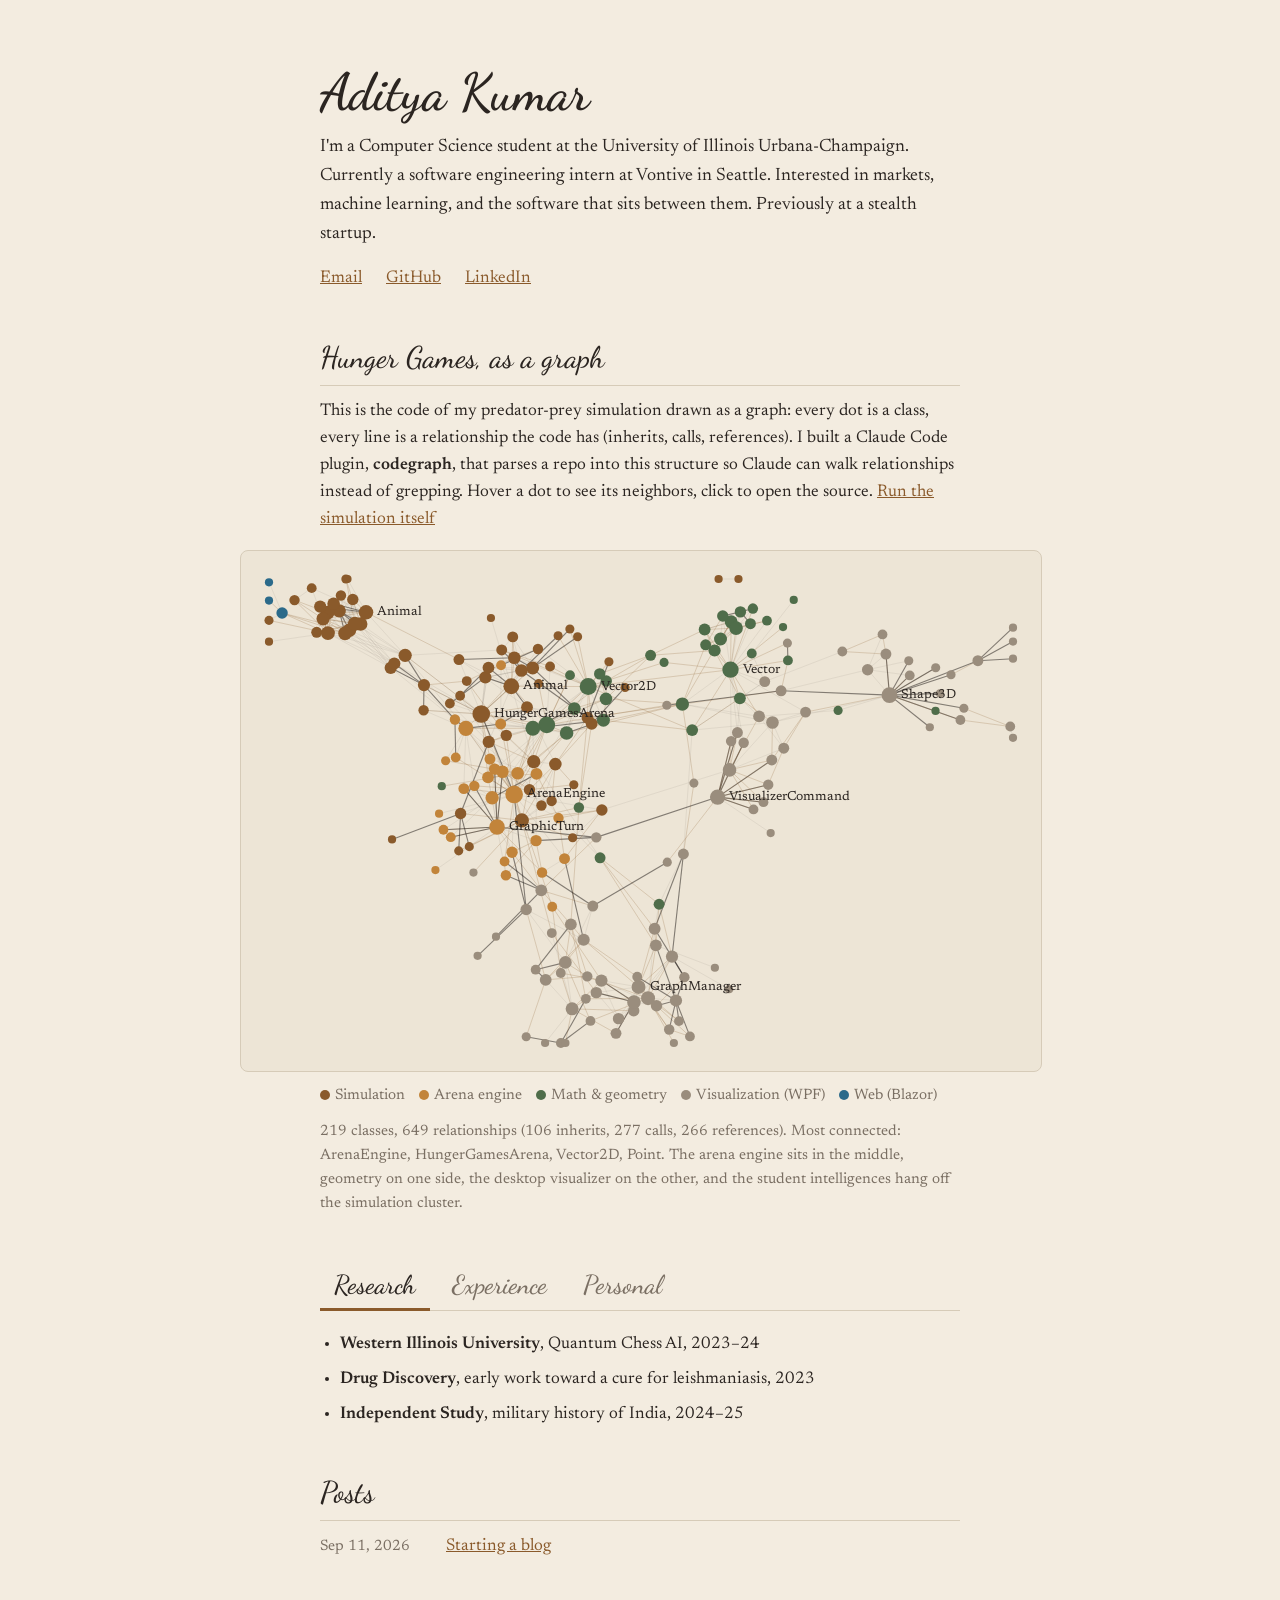
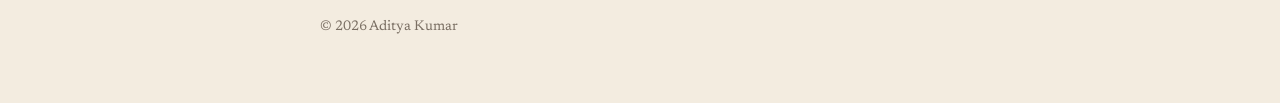
<file: index.html>
<!doctype html>
<html lang="en">
<head>
  <meta charset="utf-8">
  <meta name="viewport" content="width=device-width, initial-scale=1">
  <title>Aditya Kumar</title>
  <link rel="icon" href="favicon.ico" sizes="32x32">
  <link rel="icon" href="favicon.svg" type="image/svg+xml">
  <link rel="apple-touch-icon" href="apple-touch-icon.png">
  <link rel="preconnect" href="https://fonts.googleapis.com">
  <link rel="preconnect" href="https://fonts.gstatic.com" crossorigin>
  <link href="https://fonts.googleapis.com/css2?family=Dancing+Script:wght@500;600&family=Newsreader:ital,opsz,wght@0,6..72,400;0,6..72,500;0,6..72,600;1,6..72,400&display=swap" rel="stylesheet">
  <link rel="stylesheet" href="style.css">
</head>
<body>

  <header>
    <h1>Aditya Kumar</h1>
    <p class="summary">
      I'm a Computer Science student at the University of Illinois Urbana-Champaign.
      Currently a software engineering intern at Vontive in Seattle. Interested in markets,
      machine learning, and the software that sits between them. Previously at a stealth startup.
    </p>
    <p class="links">
      <a href="mailto:aditya65@illinois.edu">Email</a>
      <a href="https://github.com/AdityaK342" target="_blank" rel="noopener">GitHub</a>
      <a href="https://www.linkedin.com/in/aditya-kumar-094176272/" target="_blank" rel="noopener">LinkedIn</a>
    </p>
  </header>

  <section>
    <h2>Hunger Games, as a graph</h2>
    <p class="demo-note">
      This is the code of my predator-prey simulation drawn as a graph: every dot is a
      class, every line is a relationship the code has (inherits, calls, references).
      I built a Claude Code plugin, <strong>codegraph</strong>, that parses a repo into this
      structure so Claude can walk relationships instead of grepping. Hover a dot to see
      its neighbors, click to open the source.
      <a href="https://adityak342.github.io/HungerGamesWebMain2/" target="_blank" rel="noopener">Run the simulation itself</a>
    </p>
    <div class="demo graph">
      <canvas id="graph" aria-label="Class graph of the Hunger Games simulation"></canvas>
      <div class="graph-tip" id="graph-tip" hidden></div>
    </div>
    <p class="graph-legend" id="graph-legend"></p>
    <p class="graph-summary" id="graph-summary"></p>
  </section>

  <section>
    <div class="tabs" role="tablist">
      <button class="tab" role="tab" data-tab="research">Research</button>
      <button class="tab" role="tab" data-tab="experience">Experience</button>
      <button class="tab" role="tab" data-tab="personal">Personal</button>
    </div>

    <div class="panel" id="research" role="tabpanel">
      <ul>
        <li><strong>Western Illinois University</strong>, Quantum Chess AI, 2023–24</li>
        <li><strong>Drug Discovery</strong>, early work toward a cure for leishmaniasis, 2023</li>
        <li><strong>Independent Study</strong>, military history of India, 2024–25</li>
      </ul>
    </div>

    <div class="panel" id="experience" role="tabpanel" hidden>
      <ul>
        <li><strong>Vontive</strong>, Software Engineer Intern, 2026</li>
        <li><strong>Stealth Startup</strong>, Software Engineer Intern, 2025</li>
      </ul>
    </div>

    <div class="panel" id="personal" role="tabpanel" hidden>
      <ul>
        <li><strong>IMC Prosperity 4</strong>, algorithmic trading, Top 55 in the U.S.</li>
        <li><strong>Sentinel Auth</strong>, policy-gated API proxy for AI agents (HackIllinois)</li>
        <li><strong>Biospace Explorers</strong>, RAG over 900+ research papers (NASA Hackathon)</li>
      </ul>

      <h3>In the works</h3>
      <ul>
        <li><strong>Blush</strong>, a beauty app</li>
        <li><strong>RogueLite</strong>, a mobile game</li>
        <li><strong>Scouter</strong>, a job board</li>
      </ul>
    </div>
  </section>

  <section id="posts">
    <h2>Posts</h2>
    <ul class="post-list">
      <li>
        <span class="post-date">Sep 11, 2026</span>
        <a href="posts/hello-world.html">Starting a blog</a>
      </li>
    </ul>
  </section>

  <footer>© 2026 Aditya Kumar</footer>

  <script src="graph.js"></script>
  <script>
    const tabs = document.querySelectorAll(".tab");
    const panels = document.querySelectorAll(".panel");
    const tabIds = [...tabs].map(t => t.dataset.tab);

    function showTab(id) {
      tabs.forEach(t => {
        const active = t.dataset.tab === id;
        t.classList.toggle("active", active);
        t.setAttribute("aria-selected", active);
      });
      panels.forEach(p => p.hidden = p.id !== id);
    }

    tabs.forEach(t => t.addEventListener("click", () => {
      showTab(t.dataset.tab);
      history.replaceState(null, "", "#" + t.dataset.tab);
    }));

    const fromHash = location.hash.slice(1);
    showTab(tabIds.includes(fromHash) ? fromHash : tabIds[0]);
  </script>

</body>
</html>
</file>
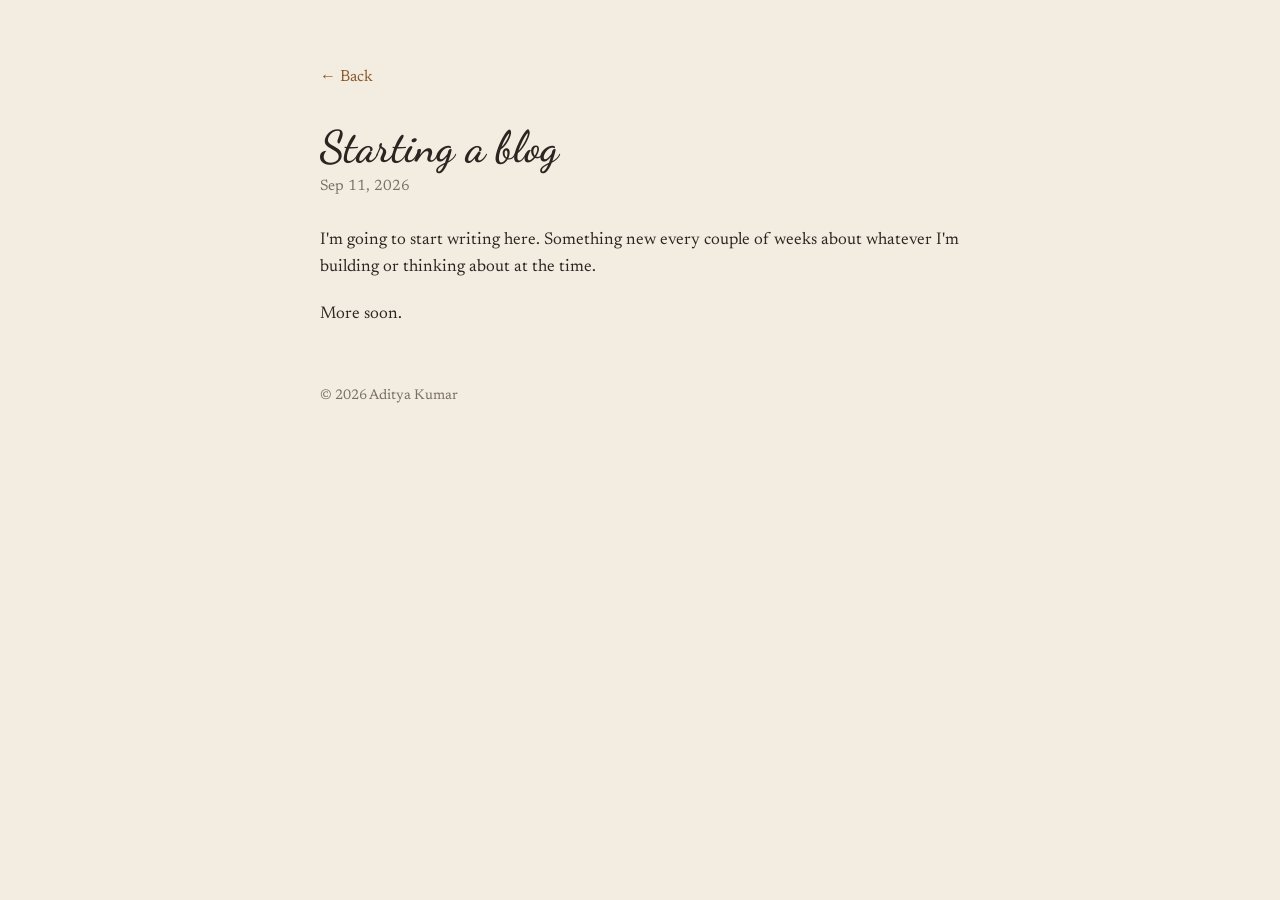
<file: posts/hello-world.html>
<!doctype html>
<html lang="en">
<head>
  <meta charset="utf-8">
  <meta name="viewport" content="width=device-width, initial-scale=1">
  <title>Starting a blog | Aditya Kumar</title>
  <link rel="icon" href="../favicon.ico" sizes="32x32">
  <link rel="icon" href="../favicon.svg" type="image/svg+xml">
  <link rel="apple-touch-icon" href="../apple-touch-icon.png">
  <link rel="preconnect" href="https://fonts.googleapis.com">
  <link rel="preconnect" href="https://fonts.gstatic.com" crossorigin>
  <link href="https://fonts.googleapis.com/css2?family=Dancing+Script:wght@500;600&family=Newsreader:ital,opsz,wght@0,6..72,400;0,6..72,500;0,6..72,600;1,6..72,400&display=swap" rel="stylesheet">
  <link rel="stylesheet" href="../style.css">
</head>
<body>

  <a class="back" href="../#posts">← Back</a>

  <article class="post">
    <h1>Starting a blog</h1>
    <p class="post-date">Sep 11, 2026</p>

    <p>
      I'm going to start writing here. Something new every couple of weeks about
      whatever I'm building or thinking about at the time.
    </p>

    <p>
      More soon.
    </p>
  </article>

  <footer>© 2026 Aditya Kumar</footer>

</body>
</html>
</file>
<file: style.css>
body {
  margin: 0;
  padding: 64px 24px;
  max-width: 640px;
  margin-inline: auto;
  font-family: "Newsreader", Georgia, "Times New Roman", serif;
  font-optical-sizing: auto;
  font-size: 17px;
  line-height: 1.6;
  color: #2b2521;
  background: #f3ece0;
}

/* headings */

h1, h2 {
  font-family: "Dancing Script", cursive;
  font-weight: 600;
}

h1 {
  margin: 0 0 12px;
  font-size: 52px;
  line-height: 1.1;
}

h2 {
  margin: 40px 0 12px;
  font-size: 30px;
  font-weight: 500;
  border-bottom: 1px solid #d6cbb8;
  padding-bottom: 4px;
}

h3 {
  margin: 28px 0 10px;
  font-size: 13px;
  font-weight: 500;
  letter-spacing: 0.08em;
  text-transform: uppercase;
  color: #7a6f63;
}

/* content */

.summary {
  margin: 0 0 16px;
  font-size: 18px;
}

.links a {
  margin-right: 20px;
}

a {
  color: #8a5a2b;
}

ul {
  margin: 0;
  padding-left: 20px;
}

li {
  margin-bottom: 8px;
}

strong {
  font-weight: 600;
}

footer {
  margin-top: 56px;
  font-size: 14px;
  color: #7a6f63;
}

/* hunger games embed */

.demo-note {
  margin: 0 0 16px;
}

/* breaks out of the 640px text column so the sim gets its side-by-side layout on desktop */
.demo {
  width: min(800px, 100vw - 48px);
  margin-left: calc(50% - min(400px, 50vw - 24px));
}

.demo iframe {
  display: block;
  width: 100%;
  height: 480px;
  border: 1px solid #d6cbb8;
  border-radius: 8px;
  background: #1f1f1f;
}

/* code graph */

.demo.graph {
  position: relative;
}

.demo.graph canvas {
  display: block;
  width: 100%;
  height: 520px;
  border: 1px solid #d6cbb8;
  border-radius: 8px;
  background: #ede5d6;
  cursor: default;
}

.graph-tip {
  position: absolute;
  pointer-events: none;
  max-width: 260px;
  padding: 6px 10px;
  font-size: 14px;
  line-height: 1.4;
  color: #f3ece0;
  background: #2b2521;
  border-radius: 6px;
}

.graph-tip small {
  display: block;
  color: #c9bda9;
}

.graph-legend,
.graph-summary {
  margin: 12px 0 0;
  font-size: 15px;
  color: #7a6f63;
}

.graph-legend span {
  display: inline-block;
  margin-right: 14px;
}

.graph-legend i {
  display: inline-block;
  width: 10px;
  height: 10px;
  margin-right: 5px;
  border-radius: 50%;
  vertical-align: -1px;
}

/* tabs */

.tabs {
  display: flex;
  gap: 8px;
  margin: 48px 0 20px;
  border-bottom: 1px solid #d6cbb8;
}

.tab {
  font: inherit;
  font-family: "Dancing Script", cursive;
  font-size: 26px;
  font-weight: 500;
  line-height: 1;
  color: #7a6f63;
  background: none;
  border: none;
  border-bottom: 3px solid transparent;
  margin-bottom: -1px;
  padding: 8px 14px 10px;
  cursor: pointer;
}

.tab:hover {
  color: #2b2521;
}

.tab.active {
  color: #2b2521;
  border-bottom-color: #8a5a2b;
}

/* posts */

.post-list {
  list-style: none;
  padding: 0;
}

.post-list li {
  display: flex;
  gap: 16px;
  align-items: baseline;
}

.post-date {
  flex: none;
  width: 110px;
  font-size: 15px;
  color: #7a6f63;
}

.back {
  display: inline-block;
  margin-bottom: 32px;
  font-size: 16px;
  text-decoration: none;
}

.post h1 {
  font-size: 44px;
  margin-bottom: 4px;
}

.post .post-date {
  margin: 0 0 28px;
}

.post p {
  margin: 0 0 20px;
}
</file>
